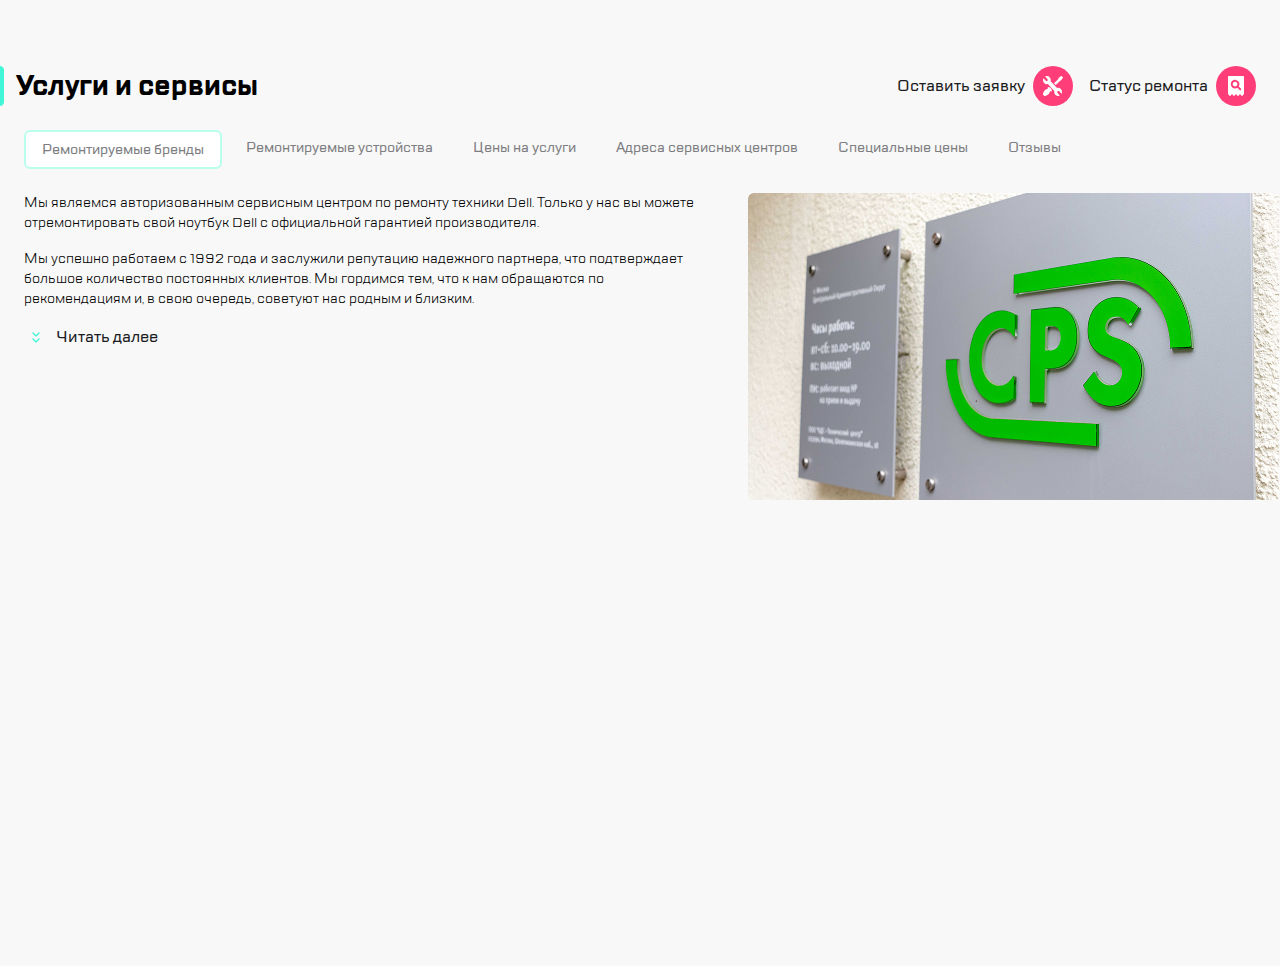
<file: index.html>
<!DOCTYPE html>
<html lang="ru">
  <head>
    <meta charset="UTF-8" />
    <meta name="viewport" content="width=device-width, initial-scale=1.0" />
    <title>Услуги и сервисы</title>
    <link rel="stylesheet" href="style.css" />
  </head>
  <body>
    <div class="container">
      <header>
        <div class="header">
          <div class="header__left">
            <a href="#">
              <img
                src="images/burger.svg"
                alt="burger"
                class="header__burger"
              />
            </a>
            <img
              src="images/divider.svg"
              alt="divider"
              class="header__divider--one"
            />
            <img src="images/logo.svg" alt="CPS" class="header__logo" />
          </div>
          <img
            src="images/divider.svg"
            alt="divider"
            class="header__divider--two"
          />

          <div class="header__right">
            <div class="header__icons header__icons--hidden-mobile">
              <a href="#">
                <img src="images/call.svg" alt="call" />
              </a>

              <a href="#">
                <img src="images/chat.svg" alt="chat" />
              </a>

              <a href="#">
                <img src="images/profile.svg" alt="profile" />
              </a>
            </div>
            <img
              src="images/divider.svg"
              alt="divider"
              class="header__divider--three"
            />
            <a href="#" class="header__item" aria-label="Оставить заявку">
              <img src="images/repair.svg" alt="repair" />
            </a>

            <a href="#" class="header__item" aria-label="Статус ремонта">
              <img src="images/checkstatus.svg" alt="checkstatus" />
            </a>
          </div>
        </div>
      </header>
      <main>
        <div class="content">
          <div class="content__header">
            <div class="content__title">
              <img
                src="images/highlight.svg"
                alt="highlight"
                class="content__highlight"
              />
              <h1 class="content__title--text">Услуги и сервисы</h1>
            </div>

            <div class="content__actions">
              <a href="#" class="content__item" aria-label="Оставить заявку">
                <span class="content__item--text">Оставить заявку</span>
                <img src="images/repair.svg" alt="repair" />
              </a>

              <a href="#" class="content__item" aria-label="Статус ремонта">
                <span class="content__item--text">Статус ремонта</span>
                <img src="images/checkstatus.svg" alt="checkstatus" />
              </a>
            </div>
          </div>
          <div class="menu">
            <nav class="menu__nav">
              <a href="#" class="menu__item menu__item--active"
                >Ремонтируемые бренды</a
              >
              <a href="#" class="menu__item">Ремонтируемые устройства</a>
              <a href="#" class="menu__item">Цены на услуги</a>
              <a href="#" class="menu__item">Адреса сервисных центров</a>
              <a href="#" class="menu__item">Специальные цены</a>
              <a href="#" class="menu__item">Отзывы</a>
            </nav>
          </div>
          <div class="content__main">
            <div class="content__body">
              <div class="content__text">
                <p class="content__paragraph--primery">
                  Мы являемся авторизованным сервисным центром по ремонту
                  техники Dell. Только у нас вы можете отремонтировать свой
                  ноутбук Dell с официальной гарантией производителя.
                </p>
                <p class="content__paragraph--secondary">
                  Мы успешно работаем с 1992 года и заслужили репутацию
                  надежного партнера, что подтверждает большое количество
                  постоянных клиентов. Мы гордимся тем, что к нам обращаются по
                  рекомендациям и, в свою очередь, советуют нас родным и
                  близким.
                </p>
              </div>

              <a href="#" class="content__link">
                <img src="images/expand.svg" alt="expand" />
                Читать далее
              </a>
            </div>

            <img src="images/img.png" alt="image" class="content__image" />
          </div>
        </div>
      </main>
    </div>
  </body>
</html>
</file>
<file: style.css>
@font-face {
  font-family: "TT Lakes";
  src: url("fonts/TTLakes-Bold.woff") format("woff");
  font-weight: bold;
  font-style: normal;
}
@font-face {
  font-family: "TT Lakes";
  src: url("fonts/TTLakes-Light.woff") format("woff");
  font-weight: 300;
  font-style: normal;
}
@font-face {
  font-family: "TT Lakes";
  src: url("fonts/TTLakes-Regular.woff") format("woff");
  font-weight: 400;
  font-style: normal;
}
@font-face {
  font-family: "TT Lakes";
  src: url("fonts/TTLakes-Medium.woff") format("woff");
  font-weight: 500;
  font-style: normal;
}

body {
  font-family: "TT Lakes", sans-serif;
  margin: 0;
  padding: 0;
}

.container {
  display: flex;
  flex-direction: column;
  gap: 24px;
  max-width: 100%;
  margin: 0 auto;
  background-color: #f8f8f8;
}

.header {
  display: flex;
  align-items: center;
  justify-content: space-between;
  padding: 16px 24px;
  border-bottom: 1px solid #d9fff5;
  background-color: #fff;
}

.header__left {
  display: flex;
  align-items: center;
  gap: 16px;
}
.header__right {
  display: flex;
  align-items: center;
  gap: 16px;
}

.header__divider--one {
  display: none;
}
.header__divider--three {
  display: none;
}
.header__icons--hidden-mobile {
  display: none;
}
.header__item--text {
  display: none;
}
.content {
  display: flex;
  flex-direction: column;
  height: 100vh;
  gap: 24px;
  background-color: #f8f8f8;
}

.content__header,
.menu,
.content__text,
.content__link {
  padding-left: 24px;
  padding-right: 24px;
}
.content__main {
  display: flex;
  flex-direction: column;
  width: 100%;
  height: auto;
  gap: 16px;
}
.content__body {
  display: flex;
  flex-direction: column;
  gap: 16px;
}

.content__item {
  display: none;
}
.content__title {
  display: flex;
  align-items: center;
  gap: 12px;
}

.content__title--text {
  font-size: 28px;
  font-weight: 700;
  margin: 0;
}

.content__highlight {
  margin-left: -24px;
}

.menu__nav {
  display: flex;
  gap: 8px;
  overflow-x: auto;
}

.menu__nav::-webkit-scrollbar {
  display: none;
}

.menu__item {
  white-space: nowrap;
  font-weight: 500;
  padding: 8px 16px;
  font-size: 14px;
  text-decoration: none;
  color: #7e7e82;
}

.menu__item--active {
  border: 2px solid #b8ffec;
  border-radius: 6px;
  background-color: white;
}

.content__text {
  display: flex;
  flex-direction: column;
  gap: 16px;
  font-size: 14px;
  font-weight: 400;
  line-height: 20px;
}
.content__paragraph--primery {
  margin: 0;
}

.content__paragraph--secondary {
  display: none;
  margin: 0;
}

.content__link {
  display: inline-flex;
  align-items: center;
  gap: 8px;
  text-decoration: none;
  color: #1b1c21;
  font-weight: 500;
  font-size: 16px;
}

.content__image img {
  width: 100%;
  display: block;
}

@media (min-width: 768px) {
  .header__icons--hidden-mobile {
    display: flex;
    gap: 16px;
  }
  .header__divider--one {
    display: block;
  }
  .header__divider--two {
    display: none;
  }
  .header__divider--three {
    display: block;
  }
  .header__item--text {
    display: none;
  }
  .content__title {
    font-size: 28px;
    font-weight: 700;
  }

  .content__paragraph--secondary {
    display: -webkit-box;
    -webkit-line-clamp: 2;
    -webkit-box-orient: vertical;
    overflow: hidden;
    gap: 10px;
  }
  .content__main {
    display: flex;
    justify-content: space-between;
    flex-direction: row;
  }
  .content__body {
    flex-direction: column;
  }

  .content__text {
    font-size: 16px;
    line-height: 24px;
  }
  .content__image {
    width: 50%;
  }
  img.content__image {
    border-radius: 6px;
  }
}

@media (min-width: 1124px) {
  .header {
    display: none;
  }
  .content {
    margin-top: 42px;
  }
  .content__header {
    display: flex;
    align-items: center;
    justify-content: space-between;
    padding-bottom: 0;
  }
  .content__title--text {
    font-size: 28px;
    font-weight: 700;
    line-height: 40px;
  }
  .content__item {
    display: flex;
    align-items: center;
    font-size: 16px;
    font-weight: 500;
    color: #1b1c21;
    text-decoration: none;
    gap: 8px;
  }

  .content__actions {
    display: flex;
    gap: 16px;
  }

  .content__text {
    font-size: 14px;
    line-height: 20px;
  }

  .content__item--text {
    font-size: 16px;
    line-height: 24px;
    text-decoration: none;
    color: #1b1c21;
    font-weight: 500;
  }

  .content__paragraph--secondary {
    display: block;
  }
  .menu__nav {
    display: flex;
    flex-wrap: wrap;
  }
}
</file>
